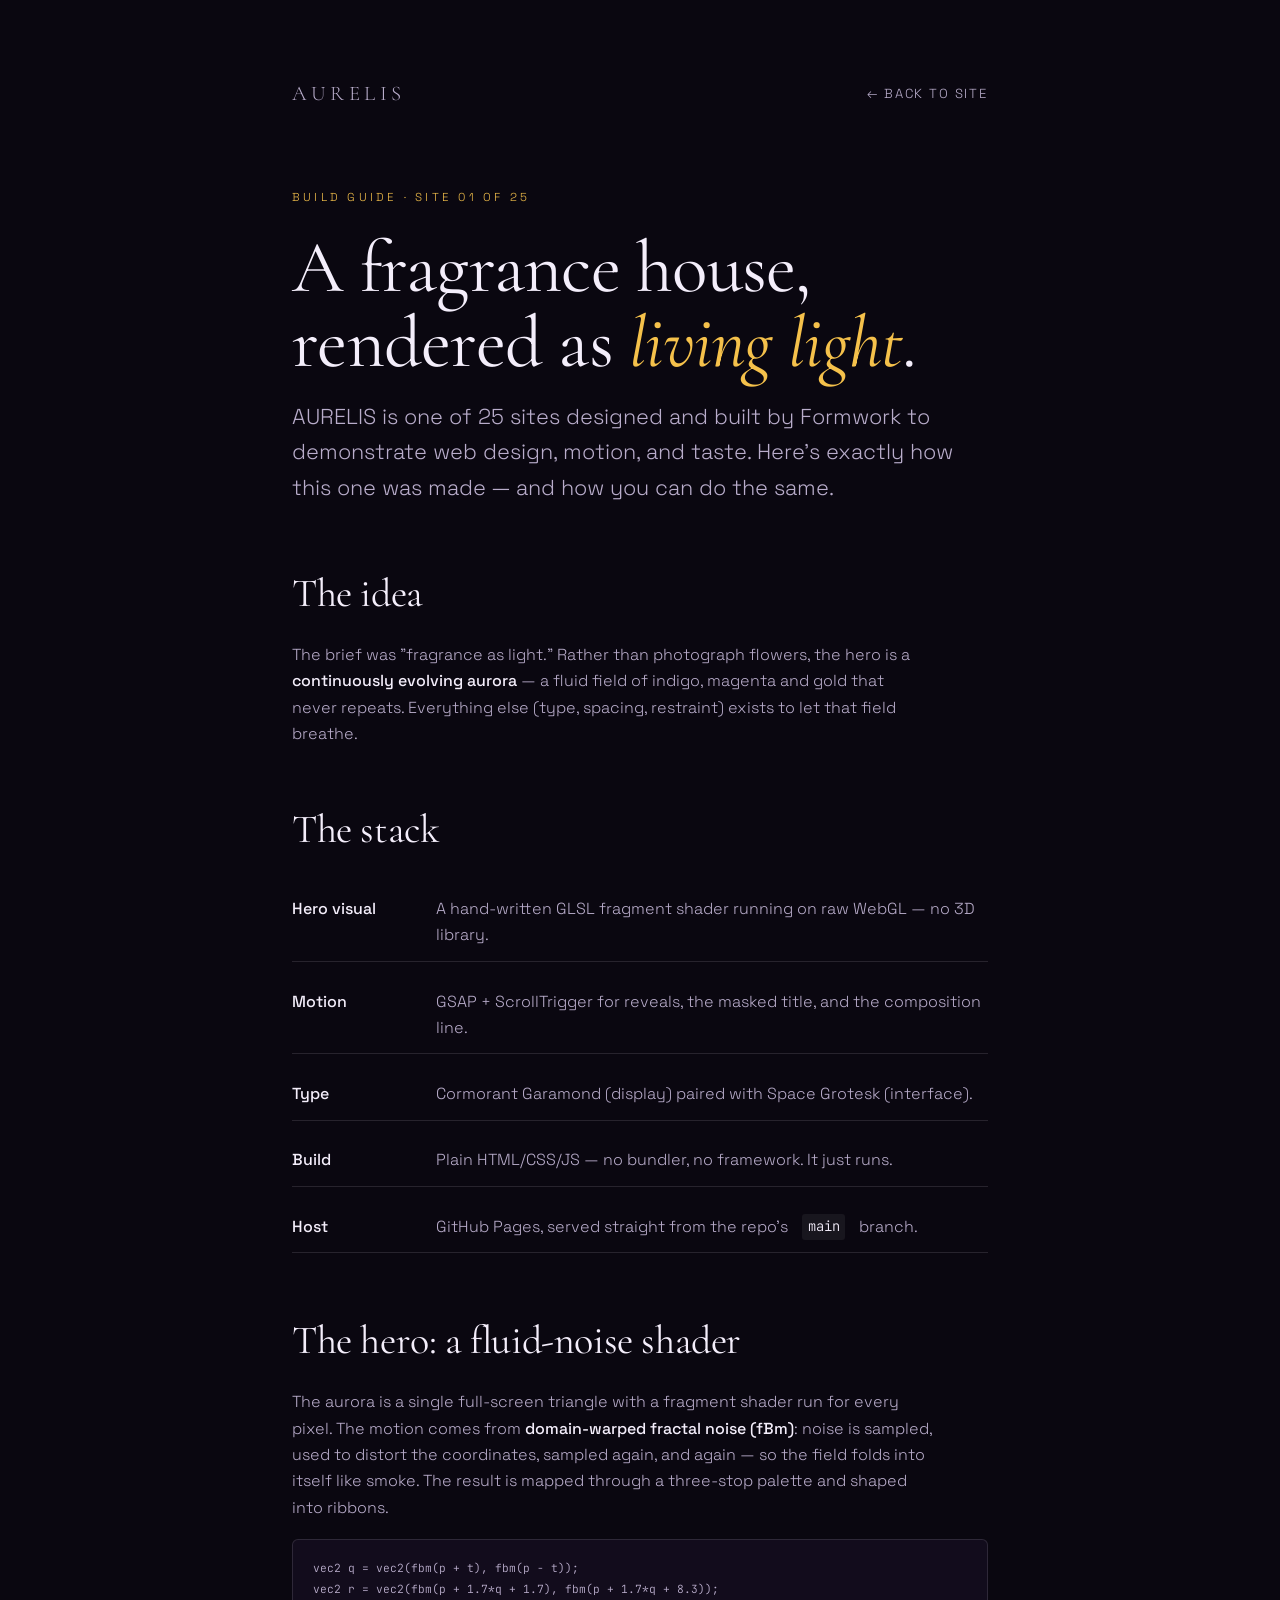
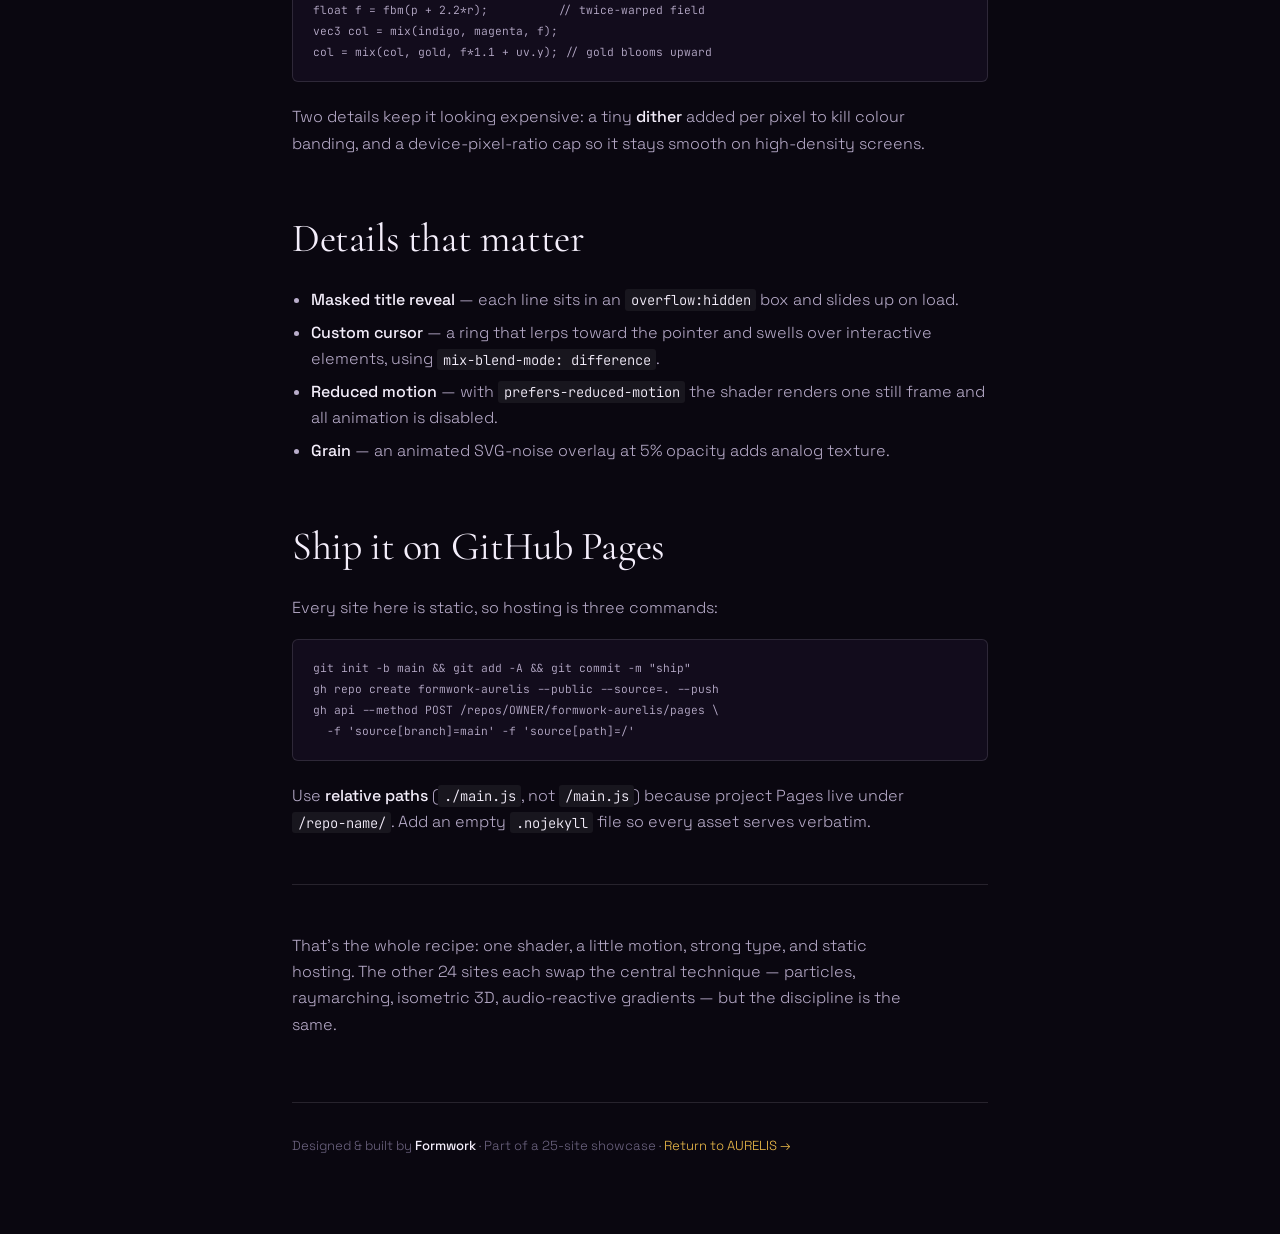
<file: guide/index.html>
<!doctype html>
<html lang="en">
<head>
<meta charset="utf-8" />
<meta name="viewport" content="width=device-width, initial-scale=1" />
<title>AURELIS — Guide · How this was built</title>
<meta name="description" content="How the AURELIS site was designed and built with Formwork: a fluid-noise WebGL shader, GSAP motion, and GitHub Pages." />
<link rel="preconnect" href="https://fonts.googleapis.com" />
<link rel="preconnect" href="https://fonts.gstatic.com" crossorigin />
<link href="https://fonts.googleapis.com/css2?family=Cormorant+Garamond:ital,wght@0,400;0,500;1,400&family=Space+Grotesk:wght@300;400;500&family=JetBrains+Mono:wght@400&display=swap" rel="stylesheet" />
<style>
  :root{--bg:#0a0710;--ink:#f4eefb;--dim:#b9adcb;--faint:#6f6683;--accent:#f5c14b;--line:rgba(244,238,251,.12)}
  *{box-sizing:border-box;margin:0;padding:0}
  body{background:var(--bg);color:var(--ink);font-family:"Space Grotesk",system-ui,sans-serif;font-weight:300;line-height:1.65;-webkit-font-smoothing:antialiased}
  a{color:var(--accent);text-decoration:none}
  a:hover{text-decoration:underline}
  .wrap{max-width:760px;margin:0 auto;padding:clamp(28px,6vw,80px) clamp(20px,5vw,32px)}
  .top{display:flex;justify-content:space-between;align-items:center;font-size:.82rem;letter-spacing:.14em;text-transform:uppercase;color:var(--faint);margin-bottom:clamp(40px,8vh,90px)}
  .top a{color:var(--dim)}
  .brand{font-family:"Cormorant Garamond",serif;font-size:1.3rem;letter-spacing:.22em;color:var(--ink)}
  h1{font-family:"Cormorant Garamond",serif;font-weight:400;font-size:clamp(2.6rem,8vw,4.6rem);line-height:1.02;letter-spacing:-.01em;margin-bottom:1.2rem}
  h1 em{color:var(--accent);font-style:italic}
  .lede{font-size:clamp(1.1rem,2.2vw,1.35rem);color:var(--dim);max-width:56ch;margin-bottom:3.4rem}
  h2{font-family:"Cormorant Garamond",serif;font-weight:400;font-size:clamp(1.7rem,4vw,2.5rem);margin:3rem 0 1rem;letter-spacing:-.01em}
  p{color:var(--dim);margin:0 0 1.1rem;max-width:64ch}
  .tag{display:inline-block;font-size:.72rem;letter-spacing:.28em;text-transform:uppercase;color:var(--accent);margin-bottom:1.4rem}
  ul,ol{color:var(--dim);margin:0 0 1.2rem 1.2rem}
  li{margin:.4rem 0}
  strong{color:var(--ink);font-weight:500}
  code{font-family:"JetBrains Mono",monospace;font-size:.86em;background:rgba(255,255,255,.06);padding:.12em .4em;border-radius:3px;color:var(--ink)}
  pre{background:#120c1c;border:1px solid var(--line);border-radius:6px;padding:18px 20px;overflow-x:auto;margin:0 0 1.4rem;font-size:.82rem;line-height:1.6}
  pre code{background:none;padding:0;color:var(--dim)}
  .rule{height:1px;background:var(--line);margin:3rem 0}
  .stack{list-style:none;margin:0 0 1.2rem;padding:0;display:grid;gap:2px}
  .stack li{display:flex;gap:14px;padding:12px 0;border-bottom:1px solid var(--line)}
  .stack b{color:var(--ink);font-weight:500;min-width:130px;display:inline-block}
  footer{margin-top:4rem;padding-top:2rem;border-top:1px solid var(--line);font-size:.82rem;color:var(--faint)}
</style>
</head>
<body>
<div class="wrap">
  <div class="top">
    <a class="brand" href="../">AURELIS</a>
    <a href="../">← Back to site</a>
  </div>

  <span class="tag">Build guide · Site 01 of 25</span>
  <h1>A fragrance house, rendered as <em>living light</em>.</h1>
  <p class="lede">AURELIS is one of 25 sites designed and built by Formwork to demonstrate
    web design, motion, and taste. Here's exactly how this one was made — and how you can do the same.</p>

  <h2>The idea</h2>
  <p>The brief was "fragrance as light." Rather than photograph flowers, the hero is a
    <strong>continuously evolving aurora</strong> — a fluid field of indigo, magenta and gold that
    never repeats. Everything else (type, spacing, restraint) exists to let that field breathe.</p>

  <h2>The stack</h2>
  <ul class="stack">
    <li><b>Hero visual</b> A hand-written GLSL fragment shader running on raw WebGL — no 3D library.</li>
    <li><b>Motion</b> GSAP + ScrollTrigger for reveals, the masked title, and the composition line.</li>
    <li><b>Type</b> Cormorant Garamond (display) paired with Space Grotesk (interface).</li>
    <li><b>Build</b> Plain HTML/CSS/JS — no bundler, no framework. It just runs.</li>
    <li><b>Host</b> GitHub Pages, served straight from the repo's <code>main</code> branch.</li>
  </ul>

  <h2>The hero: a fluid-noise shader</h2>
  <p>The aurora is a single full-screen triangle with a fragment shader run for every pixel.
    The motion comes from <strong>domain-warped fractal noise (fBm)</strong>: noise is sampled,
    used to distort the coordinates, sampled again, and again — so the field folds into itself
    like smoke. The result is mapped through a three-stop palette and shaped into ribbons.</p>
  <pre><code>vec2 q = vec2(fbm(p + t), fbm(p - t));
vec2 r = vec2(fbm(p + 1.7*q + 1.7), fbm(p + 1.7*q + 8.3));
float f = fbm(p + 2.2*r);          // twice-warped field
vec3 col = mix(indigo, magenta, f);
col = mix(col, gold, f*1.1 + uv.y); // gold blooms upward</code></pre>
  <p>Two details keep it looking expensive: a tiny <strong>dither</strong> added per pixel to kill
    colour banding, and a device-pixel-ratio cap so it stays smooth on high-density screens.</p>

  <h2>Details that matter</h2>
  <ul>
    <li><strong>Masked title reveal</strong> — each line sits in an <code>overflow:hidden</code> box and slides up on load.</li>
    <li><strong>Custom cursor</strong> — a ring that lerps toward the pointer and swells over interactive elements, using <code>mix-blend-mode: difference</code>.</li>
    <li><strong>Reduced motion</strong> — with <code>prefers-reduced-motion</code> the shader renders one still frame and all animation is disabled.</li>
    <li><strong>Grain</strong> — an animated SVG-noise overlay at 5% opacity adds analog texture.</li>
  </ul>

  <h2>Ship it on GitHub Pages</h2>
  <p>Every site here is static, so hosting is three commands:</p>
  <pre><code>git init -b main && git add -A && git commit -m "ship"
gh repo create formwork-aurelis --public --source=. --push
gh api --method POST /repos/OWNER/formwork-aurelis/pages \
  -f 'source[branch]=main' -f 'source[path]=/'</code></pre>
  <p>Use <strong>relative paths</strong> (<code>./main.js</code>, not <code>/main.js</code>) because project
    Pages live under <code>/repo-name/</code>. Add an empty <code>.nojekyll</code> file so every asset serves verbatim.</p>

  <div class="rule"></div>
  <p>That's the whole recipe: one shader, a little motion, strong type, and static hosting.
    The other 24 sites each swap the central technique — particles, raymarching, isometric 3D,
    audio-reactive gradients — but the discipline is the same.</p>

  <footer>Designed &amp; built by <strong>Formwork</strong> · Part of a 25-site showcase · <a href="../">Return to AURELIS →</a></footer>
</div>
</body>
</html>
</file>
